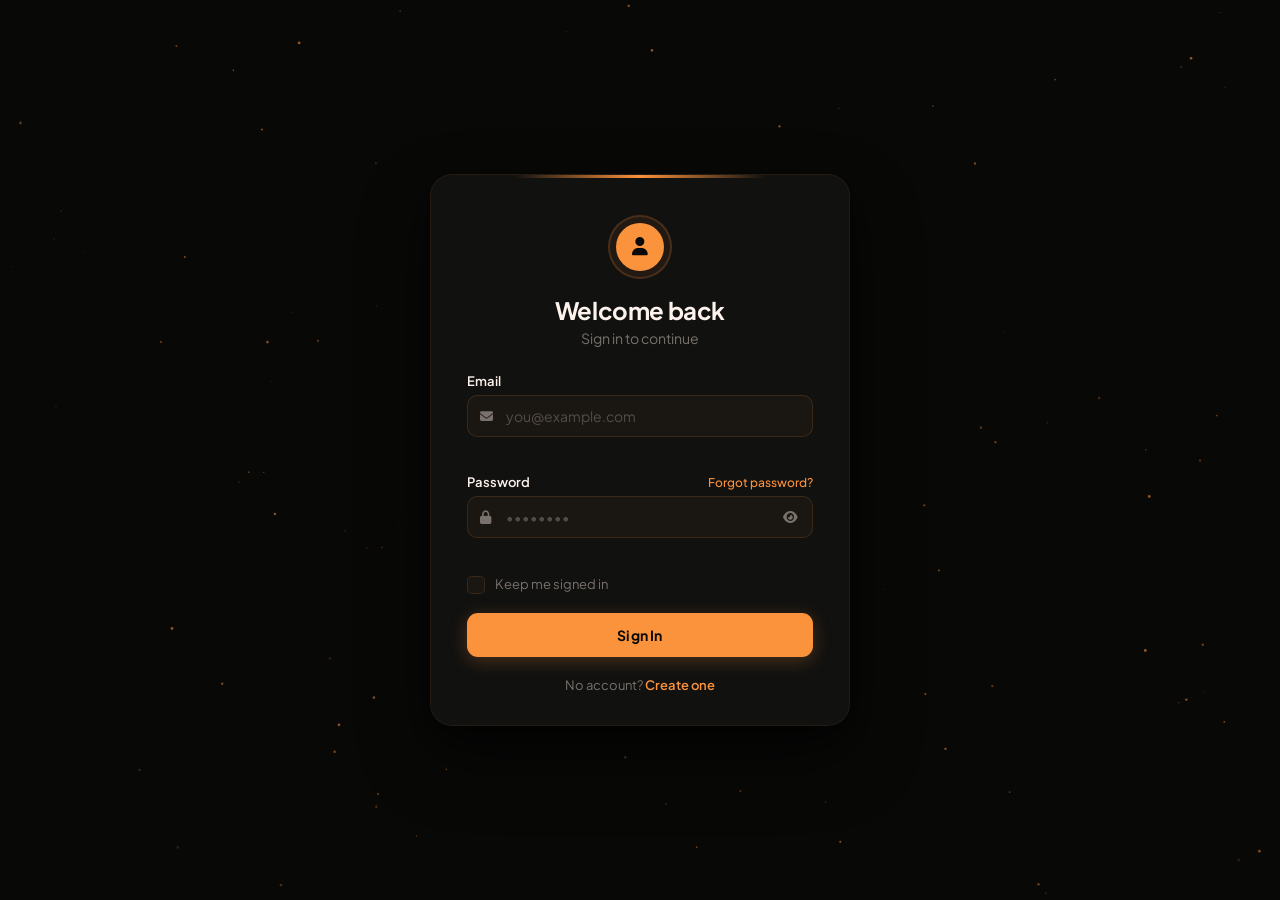
<file: index.html>
<!DOCTYPE html>
<html lang="en">
<head>
  <meta charset="UTF-8"/>
  <meta name="viewport" content="width=device-width, initial-scale=1.0"/>
  <title>Sign In</title>
  <link rel="stylesheet" href="style.css"/>
  <link rel="preconnect" href="https://fonts.googleapis.com">
  <link href="https://fonts.googleapis.com/css2?family=Plus+Jakarta+Sans:wght@400;500;600;700&display=swap" rel="stylesheet">
  <link rel="stylesheet" href="https://cdnjs.cloudflare.com/ajax/libs/font-awesome/6.5.1/css/all.min.css"/>
</head>
<body class="login-page">

  <canvas id="particleCanvas"></canvas>

  <div class="page-wrap">

    <div class="card" id="card">

      <div class="card-blob"></div>

      <div class="card-header">
        <div class="avatar-ring">
          <div class="avatar-inner">
            <i class="fas fa-user"></i>
          </div>
        </div>
        <h1 class="card-title">Welcome back</h1>
        <p class="card-sub">Sign in to continue</p>
      </div>

      <form id="loginForm" novalidate>

        <div class="field" id="grp-email">
          <label for="email">Email</label>
          <div class="input-box">
            <i class="fas fa-envelope"></i>
            <input type="email" id="email" placeholder="you@example.com" autocomplete="email"/>
          </div>
          <span class="err" id="err-email"></span>
        </div>

        <div class="field" id="grp-pass">
          <label for="password">
            Password
            <a href="#" class="forgot" onclick="forgotPw(event)">Forgot password?</a>
          </label>
          <div class="input-box">
            <i class="fas fa-lock"></i>
            <input type="password" id="password" placeholder="••••••••" autocomplete="current-password"/>
            <button type="button" class="eye-btn" onclick="toggleEye('password','eye1')">
              <i class="fas fa-eye" id="eye1"></i>
            </button>
          </div>
          <span class="err" id="err-pass"></span>
        </div>

        <label class="check-label">
          <input type="checkbox" id="remember"/>
          <span class="check-box"></span>
          Keep me signed in
        </label>

        <button type="submit" class="btn-main" id="loginBtn">
          <span id="loginTxt">Sign In</span>
          <span id="loginLoad" class="spin hidden"><i class="fas fa-circle-notch fa-spin"></i></span>
        </button>

      </form>

      <div class="toast hidden" id="toast"></div>

      <p class="switch">No account? <a href="register.html">Create one</a></p>

    </div>

  </div>

  <script src="script.js"></script>
</body>
</html>
</file>
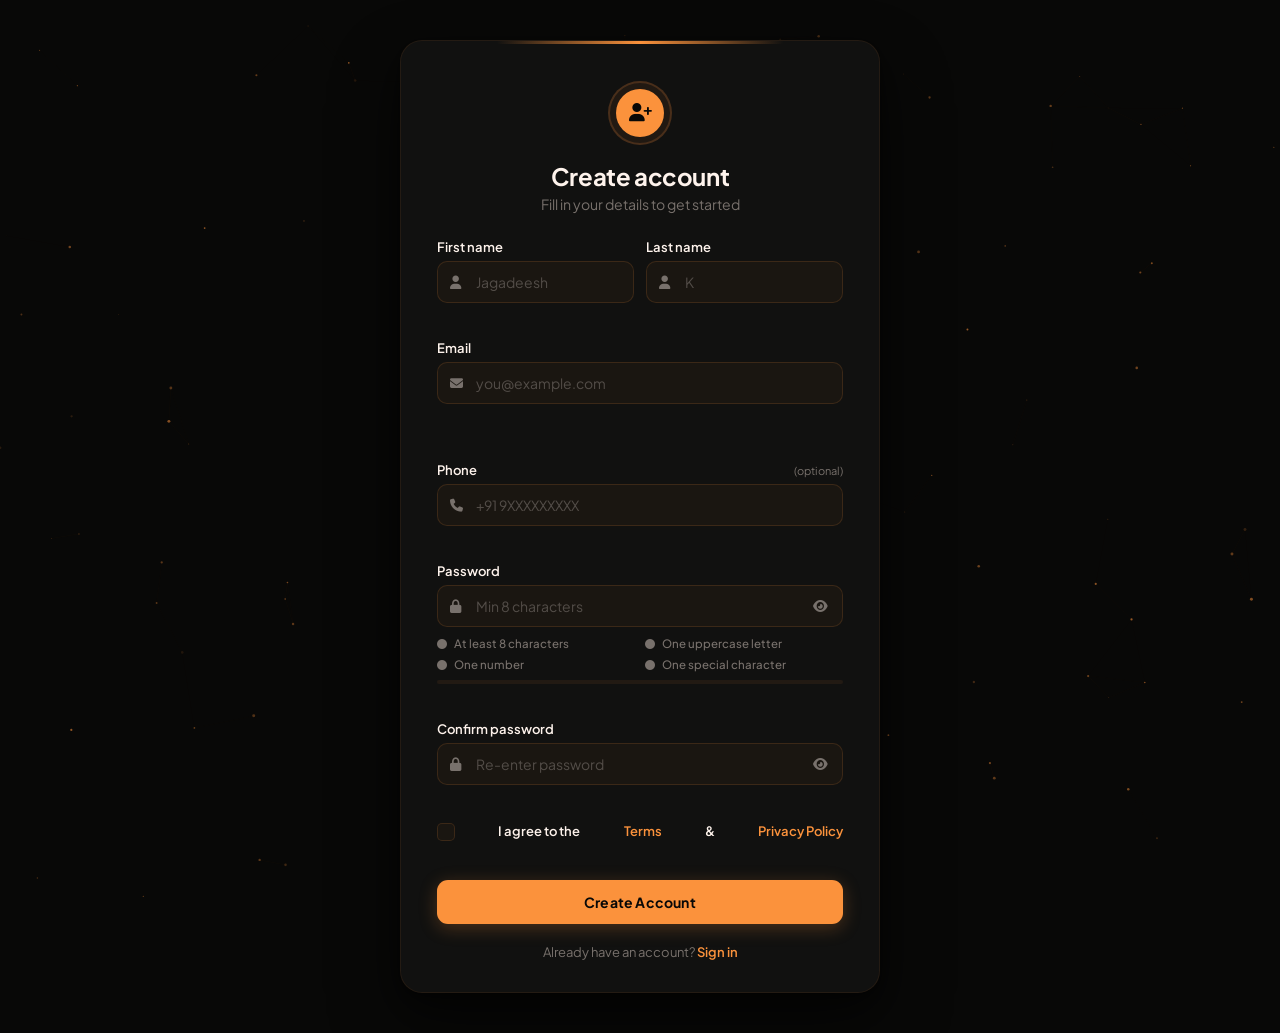
<file: register.html>
<!DOCTYPE html>
<html lang="en">
<head>
  <meta charset="UTF-8"/>
  <meta name="viewport" content="width=device-width, initial-scale=1.0"/>
  <title>Create Account</title>
  <link rel="stylesheet" href="style.css"/>
  <link rel="preconnect" href="https://fonts.googleapis.com">
  <link href="https://fonts.googleapis.com/css2?family=Plus+Jakarta+Sans:wght@400;500;600;700&display=swap" rel="stylesheet">
  <link rel="stylesheet" href="https://cdnjs.cloudflare.com/ajax/libs/font-awesome/6.5.1/css/all.min.css"/>
</head>
<body class="register-page">

  <canvas id="particleCanvas"></canvas>

  <div class="page-wrap">

    <div class="card card--wide" id="card">

      <div class="card-blob"></div>

      <div class="card-header">
        <div class="avatar-ring">
          <div class="avatar-inner">
            <i class="fas fa-user-plus"></i>
          </div>
        </div>
        <h1 class="card-title">Create account</h1>
        <p class="card-sub">Fill in your details to get started</p>
      </div>

      <form id="registerForm" novalidate>

        <div class="row-two">
          <div class="field" id="grp-fname">
            <label for="fname">First name</label>
            <div class="input-box">
              <i class="fas fa-user"></i>
              <input type="text" id="fname" placeholder="Jagadeesh" autocomplete="given-name"/>
            </div>
            <span class="err" id="err-fname"></span>
          </div>

          <div class="field" id="grp-lname">
            <label for="lname">Last name</label>
            <div class="input-box">
              <i class="fas fa-user"></i>
              <input type="text" id="lname" placeholder="K" autocomplete="family-name"/>
            </div>
            <span class="err" id="err-lname"></span>
          </div>
        </div>

        <div class="field" id="grp-remail">
          <label for="remail">Email</label>
          <div class="input-box">
            <i class="fas fa-envelope"></i>
            <input type="email" id="remail" placeholder="you@example.com" autocomplete="email"/>
          </div>
          <span class="err" id="err-remail"></span>
          <span class="hint" id="hint-email"></span>
        </div>

        <div class="field" id="grp-phone">
          <label for="phone">Phone <span class="optional">(optional)</span></label>
          <div class="input-box">
            <i class="fas fa-phone"></i>
            <input type="tel" id="phone" placeholder="+91 9XXXXXXXXX" autocomplete="tel"/>
          </div>
          <span class="err" id="err-phone"></span>
        </div>

        <div class="field" id="grp-rpw">
          <label for="rpw">Password</label>
          <div class="input-box">
            <i class="fas fa-lock"></i>
            <input type="password" id="rpw" placeholder="Min 8 characters" autocomplete="new-password"/>
            <button type="button" class="eye-btn" onclick="toggleEye('rpw','eye2')">
              <i class="fas fa-eye" id="eye2"></i>
            </button>
          </div>
          <ul class="pw-rules" id="pw-rules">
            <li id="rule-len"><i class="fas fa-circle"></i> At least 8 characters</li>
            <li id="rule-upper"><i class="fas fa-circle"></i> One uppercase letter</li>
            <li id="rule-num"><i class="fas fa-circle"></i> One number</li>
            <li id="rule-symbol"><i class="fas fa-circle"></i> One special character</li>
          </ul>
          <div class="strength-bar">
            <div class="strength-fill" id="str-fill"></div>
          </div>
          <span class="strength-txt" id="str-txt"></span>
          <span class="err" id="err-rpw"></span>
        </div>

        <div class="field" id="grp-cpw">
          <label for="cpw">Confirm password</label>
          <div class="input-box">
            <i class="fas fa-lock"></i>
            <input type="password" id="cpw" placeholder="Re-enter password" autocomplete="new-password"/>
            <button type="button" class="eye-btn" onclick="toggleEye('cpw','eye3')">
              <i class="fas fa-eye" id="eye3"></i>
            </button>
          </div>
          <span class="err" id="err-cpw"></span>
          <span class="match-ok hidden" id="match-ok"><i class="fas fa-check-circle"></i> Passwords match</span>
        </div>

        <div class="field" id="grp-terms">
          <label class="check-label">
            <input type="checkbox" id="terms"/>
            <span class="check-box"></span>
            I agree to the <a href="#">Terms</a> &amp; <a href="#">Privacy Policy</a>
          </label>
          <span class="err" id="err-terms"></span>
        </div>

        <button type="submit" class="btn-main" id="regBtn">
          <span id="regTxt">Create Account</span>
          <span id="regLoad" class="spin hidden"><i class="fas fa-circle-notch fa-spin"></i></span>
        </button>

      </form>

      <div class="toast hidden" id="reg-toast"></div>

      <p class="switch">Already have an account? <a href="index.html">Sign in</a></p>

    </div>

  </div>

  <script src="script.js"></script>
</body>
</html>
</file>
<file: style.css>
@import url('https://fonts.googleapis.com/css2?family=Plus+Jakarta+Sans:wght@400;500;600;700&display=swap');

:root {
  --bg-primary: #080807;
  --bg-secondary: #111110;
  --accent-color: #fb923c;
  --accent-dim: rgba(251, 146, 60, 0.07);
  --accent-dim-border: rgba(251, 146, 60, 0.18);
  --text-main: #fef3ec;
  --text-muted: #78716c;
  --border-light: rgba(251, 146, 60, 0.08);
  --field-bg: rgba(251, 146, 60, 0.04);
  --field-border: rgba(251, 146, 60, 0.14);
  --err: #f87171;
  --err-bg: rgba(248, 113, 113, 0.08);
  --err-border: rgba(248, 113, 113, 0.3);
  --ok: #4ade80;
  --ok-bg: rgba(74, 222, 128, 0.08);
  --ok-border: rgba(74, 222, 128, 0.3);
  --font: 'Plus Jakarta Sans', -apple-system, BlinkMacSystemFont, sans-serif;
  --ease: 0.2s cubic-bezier(.4,0,.2,1);
}

*, *::before, *::after { box-sizing: border-box; margin: 0; padding: 0; }

body {
  font-family: var(--font);
  min-height: 100vh;
  display: flex;
  align-items: center;
  justify-content: center;
  background-color: var(--bg-primary);
  color: var(--text-main);
  overflow-x: hidden;
}

#particleCanvas {
  position: fixed;
  top: 0;
  left: 0;
  width: 100%;
  height: 100%;
  z-index: 0;
  pointer-events: none;
}

.page-wrap {
  position: relative;
  z-index: 1;
  width: 100%;
  min-height: 100vh;
  display: flex;
  align-items: center;
  justify-content: center;
  padding: 40px 16px;
}

.card {
  position: relative;
  z-index: 1;
  width: 100%;
  max-width: 420px;
  background: var(--bg-secondary);
  border-radius: 22px;
  padding: 40px 36px 32px;
  border: 1px solid var(--border-light);
  box-shadow:
    0 2px 6px rgba(0,0,0,0.3),
    0 12px 32px rgba(0,0,0,0.4),
    0 32px 70px rgba(0,0,0,0.45);
  animation: popIn 0.45s cubic-bezier(.34,1.56,.64,1) both;
  backdrop-filter: blur(6px);
}

.card--wide { max-width: 480px; }

.card-blob {
  position: absolute;
  top: 0; left: 50%;
  transform: translateX(-50%);
  width: 60%;
  height: 3px;
  border-radius: 0 0 4px 4px;
  background: linear-gradient(90deg, transparent, var(--accent-color), transparent);
}

.card-header {
  text-align: center;
  margin-bottom: 26px;
}

.avatar-ring {
  width: 64px; height: 64px;
  border-radius: 50%;
  background: var(--accent-dim);
  border: 2px solid var(--accent-dim-border);
  display: flex; align-items: center; justify-content: center;
  margin: 0 auto 16px;
}

.avatar-inner {
  width: 48px; height: 48px;
  border-radius: 50%;
  background: var(--accent-color);
  display: flex; align-items: center; justify-content: center;
  color: var(--bg-primary);
  font-size: 18px;
}

.card-title {
  font-size: 1.5rem;
  font-weight: 700;
  color: var(--text-main);
  letter-spacing: -0.4px;
  margin-bottom: 4px;
}

.card-sub {
  font-size: 0.88rem;
  color: var(--text-muted);
}

.field {
  margin-bottom: 16px;
}

.field label {
  display: flex;
  justify-content: space-between;
  align-items: center;
  font-size: 13px;
  font-weight: 600;
  color: var(--text-main);
  margin-bottom: 6px;
}

.optional {
  font-size: 11px;
  font-weight: 400;
  color: var(--text-muted);
}

.forgot {
  font-size: 12px;
  font-weight: 500;
  color: var(--accent-color);
  text-decoration: none;
  transition: color var(--ease);
}
.forgot:hover { color: #ffb673; }

.input-box {
  position: relative;
  display: flex;
  align-items: center;
}

.input-box > i {
  position: absolute;
  left: 13px;
  font-size: 13px;
  color: var(--text-muted);
  pointer-events: none;
  transition: color var(--ease);
}

.input-box input {
  width: 100%;
  padding: 11px 13px 11px 38px;
  background: var(--field-bg);
  border: 1.5px solid var(--field-border);
  border-radius: 10px;
  font-family: var(--font);
  font-size: 14px;
  color: var(--text-main);
  outline: none;
  transition: border-color var(--ease), background var(--ease), box-shadow var(--ease);
}

.input-box input::placeholder { color: var(--text-muted); opacity: 0.6; }

.input-box input:focus {
  border-color: var(--accent-color);
  background: rgba(251, 146, 60, 0.06);
  box-shadow: 0 0 0 3px var(--accent-dim);
}

.field.has-error .input-box input {
  border-color: var(--err);
  background: var(--err-bg);
}
.field.has-ok .input-box input {
  border-color: var(--ok);
  background: var(--ok-bg);
}

.err {
  display: block;
  font-size: 12px;
  color: var(--err);
  margin-top: 5px;
  min-height: 16px;
  font-weight: 500;
}

.hint {
  display: block;
  font-size: 12px;
  margin-top: 5px;
  font-weight: 500;
  min-height: 16px;
}

.match-ok {
  display: block;
  font-size: 12px;
  color: var(--ok);
  margin-top: 5px;
  font-weight: 500;
}
.match-ok i { margin-right: 3px; }

.eye-btn {
  position: absolute;
  right: 11px;
  background: none;
  border: none;
  cursor: pointer;
  color: var(--text-muted);
  font-size: 13px;
  padding: 4px;
  display: flex;
  align-items: center;
  transition: color var(--ease);
}
.eye-btn:hover { color: var(--accent-color); }

.pw-rules {
  list-style: none;
  margin-top: 9px;
  margin-bottom: 8px;
  display: grid;
  grid-template-columns: 1fr 1fr;
  gap: 6px 10px;
}
.pw-rules li {
  display: flex;
  align-items: center;
  gap: 7px;
  font-size: 11.5px;
  font-weight: 500;
  color: var(--text-muted);
  transition: color var(--ease);
}
.pw-rules li i {
  font-size: 10px;
  color: var(--text-muted);
  transition: color var(--ease), transform var(--ease);
}
.pw-rules li.met {
  color: var(--ok);
}
.pw-rules li.met i {
  color: var(--ok);
  transform: scale(1.1);
}

.strength-bar {
  height: 4px;
  background: var(--accent-dim);
  border-radius: 2px;
  margin-top: 8px;
  overflow: hidden;
}
.strength-fill {
  height: 100%;
  width: 0;
  border-radius: 2px;
  transition: width 0.35s ease, background 0.35s ease;
}
.strength-txt {
  font-size: 11px;
  font-weight: 600;
  margin-top: 4px;
  display: block;
}

.row-two {
  display: grid;
  grid-template-columns: 1fr 1fr;
  gap: 12px;
}

.check-label {
  display: flex;
  align-items: flex-start;
  gap: 10px;
  cursor: pointer;
  font-size: 13px;
  color: var(--text-muted);
  line-height: 1.5;
  margin-bottom: 18px;
  font-weight: 400;
}
.check-label input[type="checkbox"] { display: none; }

.check-box {
  width: 18px; height: 18px;
  min-width: 18px;
  border-radius: 5px;
  border: 1.5px solid var(--field-border);
  background: var(--field-bg);
  display: flex;
  align-items: center;
  justify-content: center;
  margin-top: 1px;
  transition: background var(--ease), border-color var(--ease);
}
.check-label input:checked ~ .check-box {
  background: var(--accent-color);
  border-color: var(--accent-color);
}
.check-label input:checked ~ .check-box::after {
  content: '';
  width: 5px; height: 9px;
  border: 2px solid var(--bg-primary);
  border-top: none; border-left: none;
  transform: rotate(45deg);
  margin-top: -2px;
}
.check-label a { color: var(--accent-color); text-decoration: none; }
.check-label a:hover { color: #ffb673; }

.btn-main {
  width: 100%;
  padding: 13px;
  background: var(--accent-color);
  color: var(--bg-primary);
  border: none;
  border-radius: 11px;
  font-family: var(--font);
  font-size: 14px;
  font-weight: 700;
  cursor: pointer;
  letter-spacing: 0.2px;
  box-shadow: 0 4px 18px rgba(251, 146, 60, 0.25);
  transition: transform var(--ease), box-shadow var(--ease), opacity var(--ease), background var(--ease);
  display: flex;
  align-items: center;
  justify-content: center;
  gap: 8px;
  margin-bottom: 4px;
}
.btn-main:hover {
  background: #ffa552;
  transform: translateY(-2px);
  box-shadow: 0 8px 26px rgba(251, 146, 60, 0.35);
}
.btn-main:active { transform: translateY(0); }
.btn-main:disabled { opacity: 0.6; cursor: not-allowed; transform: none; }

.spin i { font-size: 15px; }

.toast {
  margin-top: 14px;
  padding: 11px 15px;
  border-radius: 9px;
  font-size: 13px;
  font-weight: 500;
  text-align: center;
  animation: fadeUp 0.28s ease;
}
.toast.ok  { background: var(--ok-bg); color: var(--ok); border: 1px solid var(--ok-border); }
.toast.bad { background: var(--err-bg); color: var(--err); border: 1px solid var(--err-border); }

.switch {
  text-align: center;
  margin-top: 20px;
  font-size: 13px;
  color: var(--text-muted);
}
.switch a {
  color: var(--accent-color);
  font-weight: 600;
  text-decoration: none;
  transition: color var(--ease);
}
.switch a:hover { color: #ffb673; }

.hidden { display: none !important; }

@keyframes popIn {
  from { opacity: 0; transform: scale(0.94) translateY(16px); }
  to   { opacity: 1; transform: scale(1)    translateY(0);    }
}
@keyframes fadeUp {
  from { opacity: 0; transform: translateY(6px); }
  to   { opacity: 1; transform: translateY(0);   }
}

@media (max-width: 520px) {
  .card { padding: 30px 20px 24px; border-radius: 18px; }
  .card-title { font-size: 1.3rem; }
  .row-two { grid-template-columns: 1fr; }
  .pw-rules { grid-template-columns: 1fr; }
}
</file>
